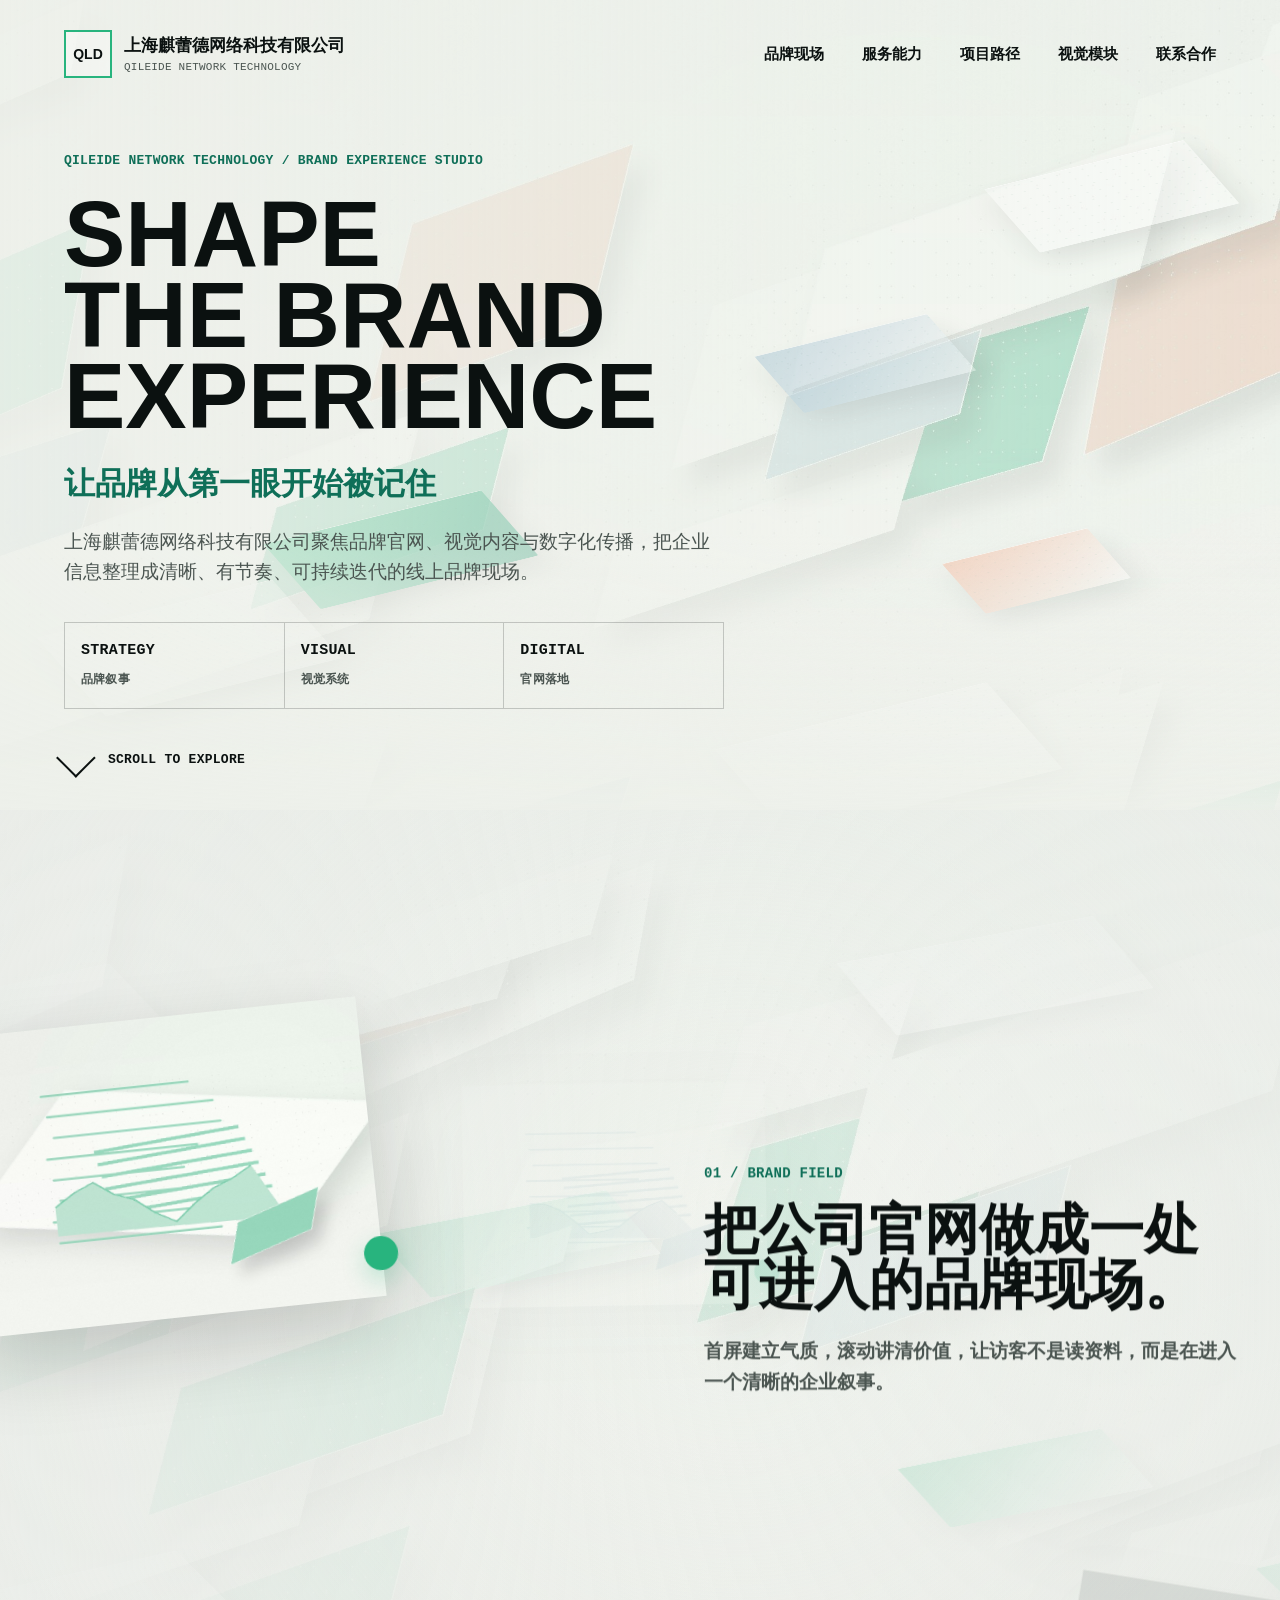
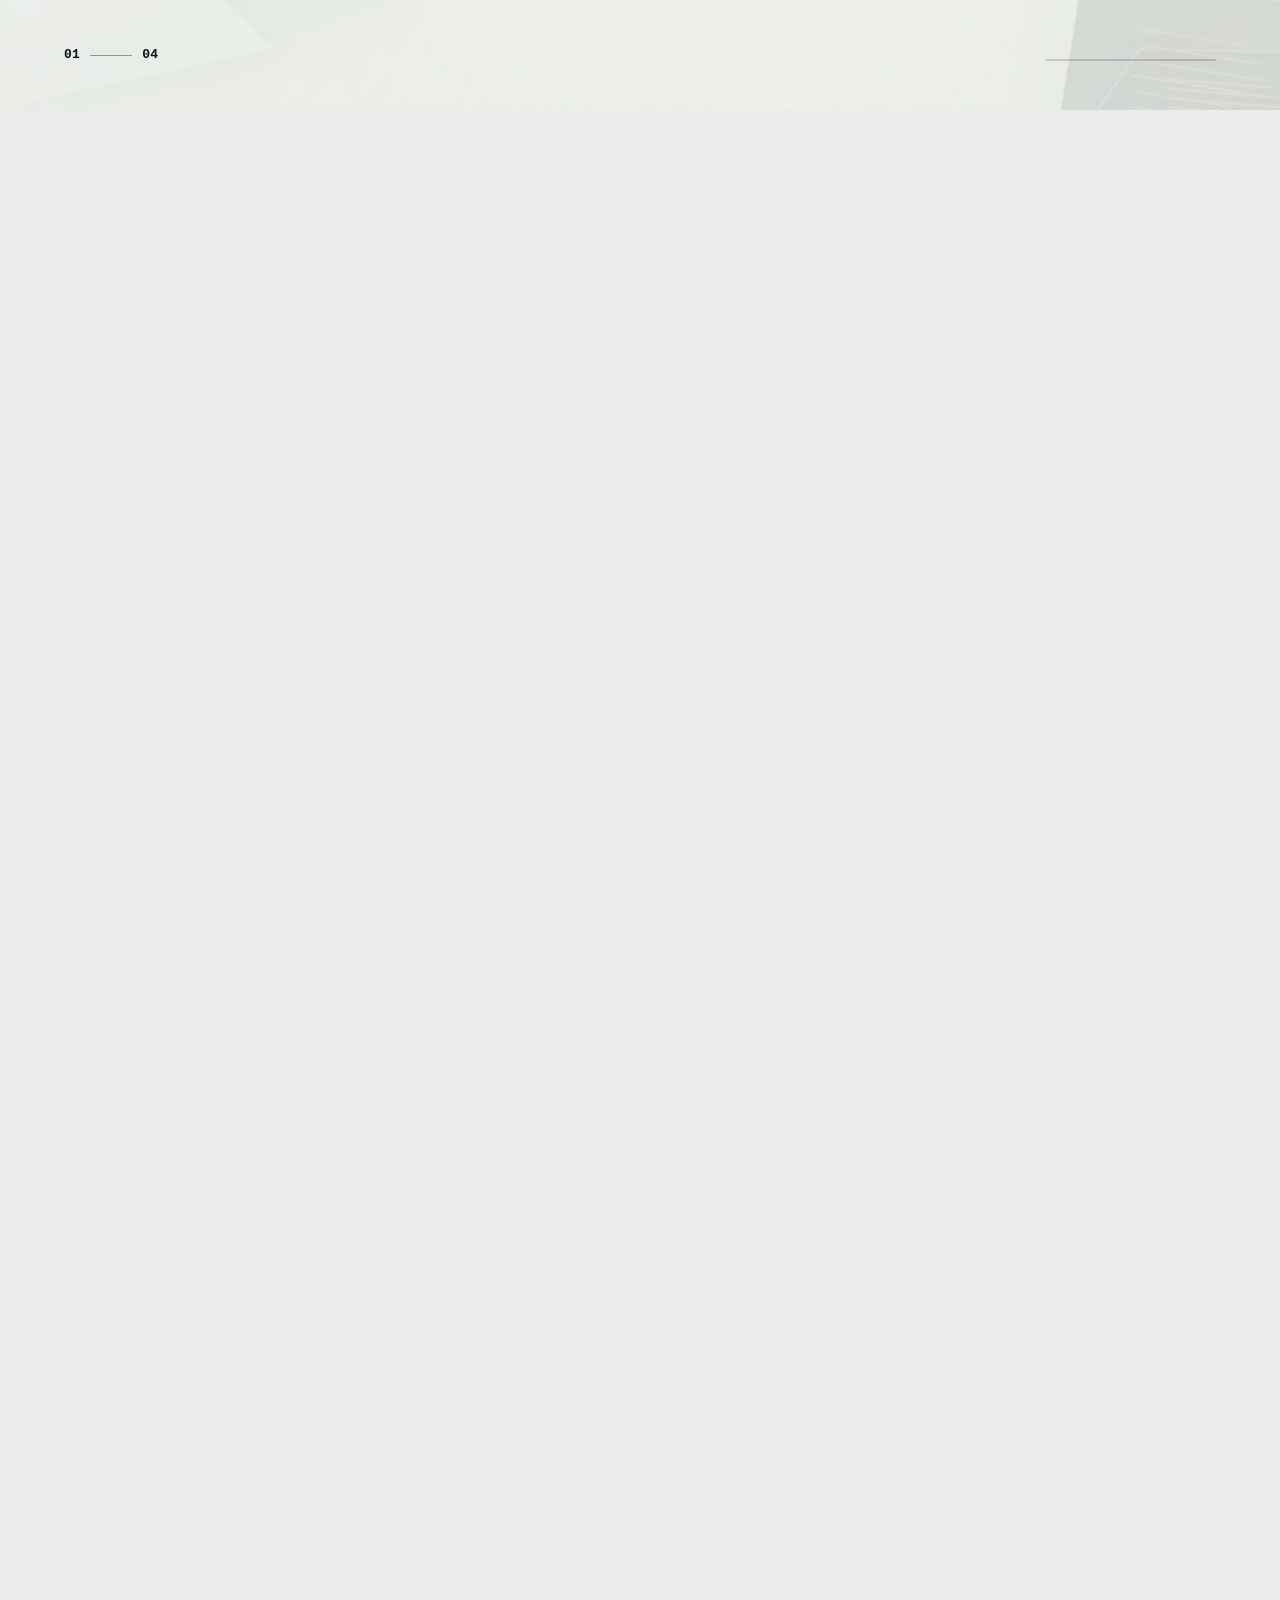
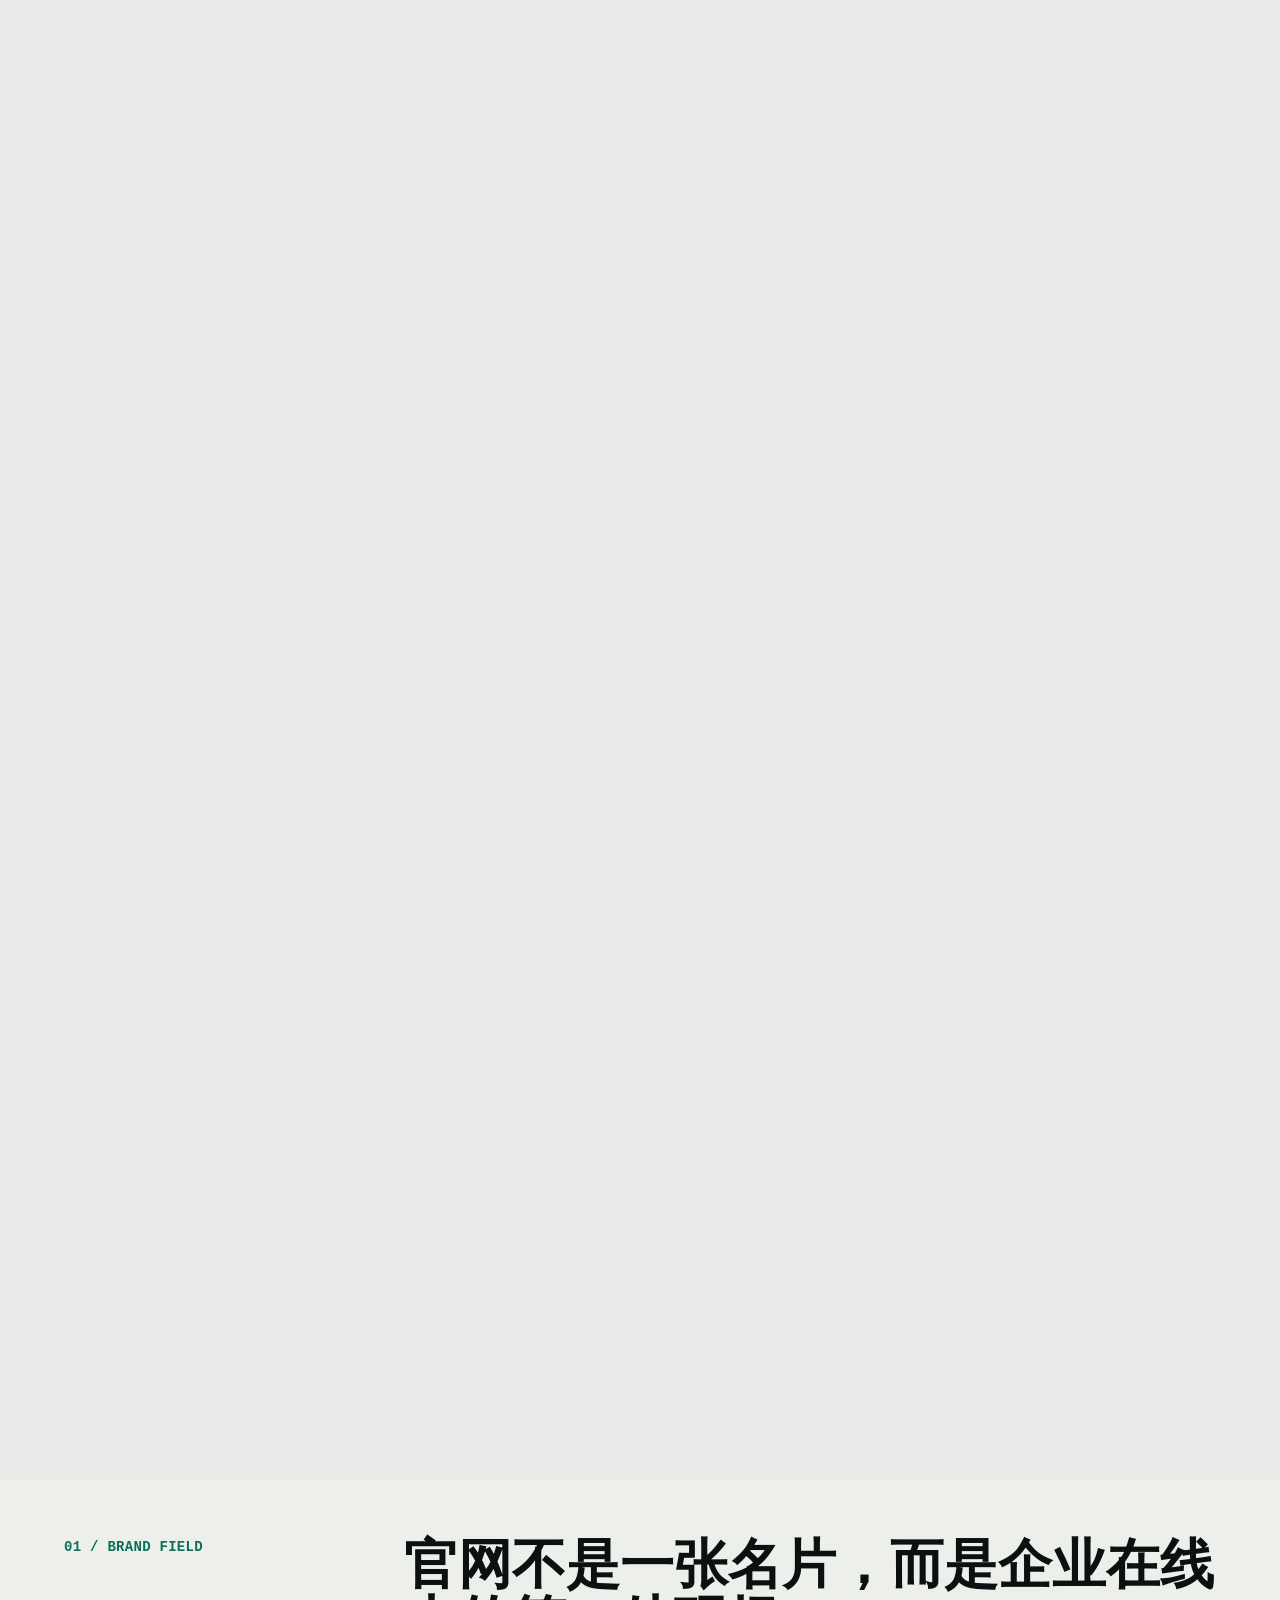
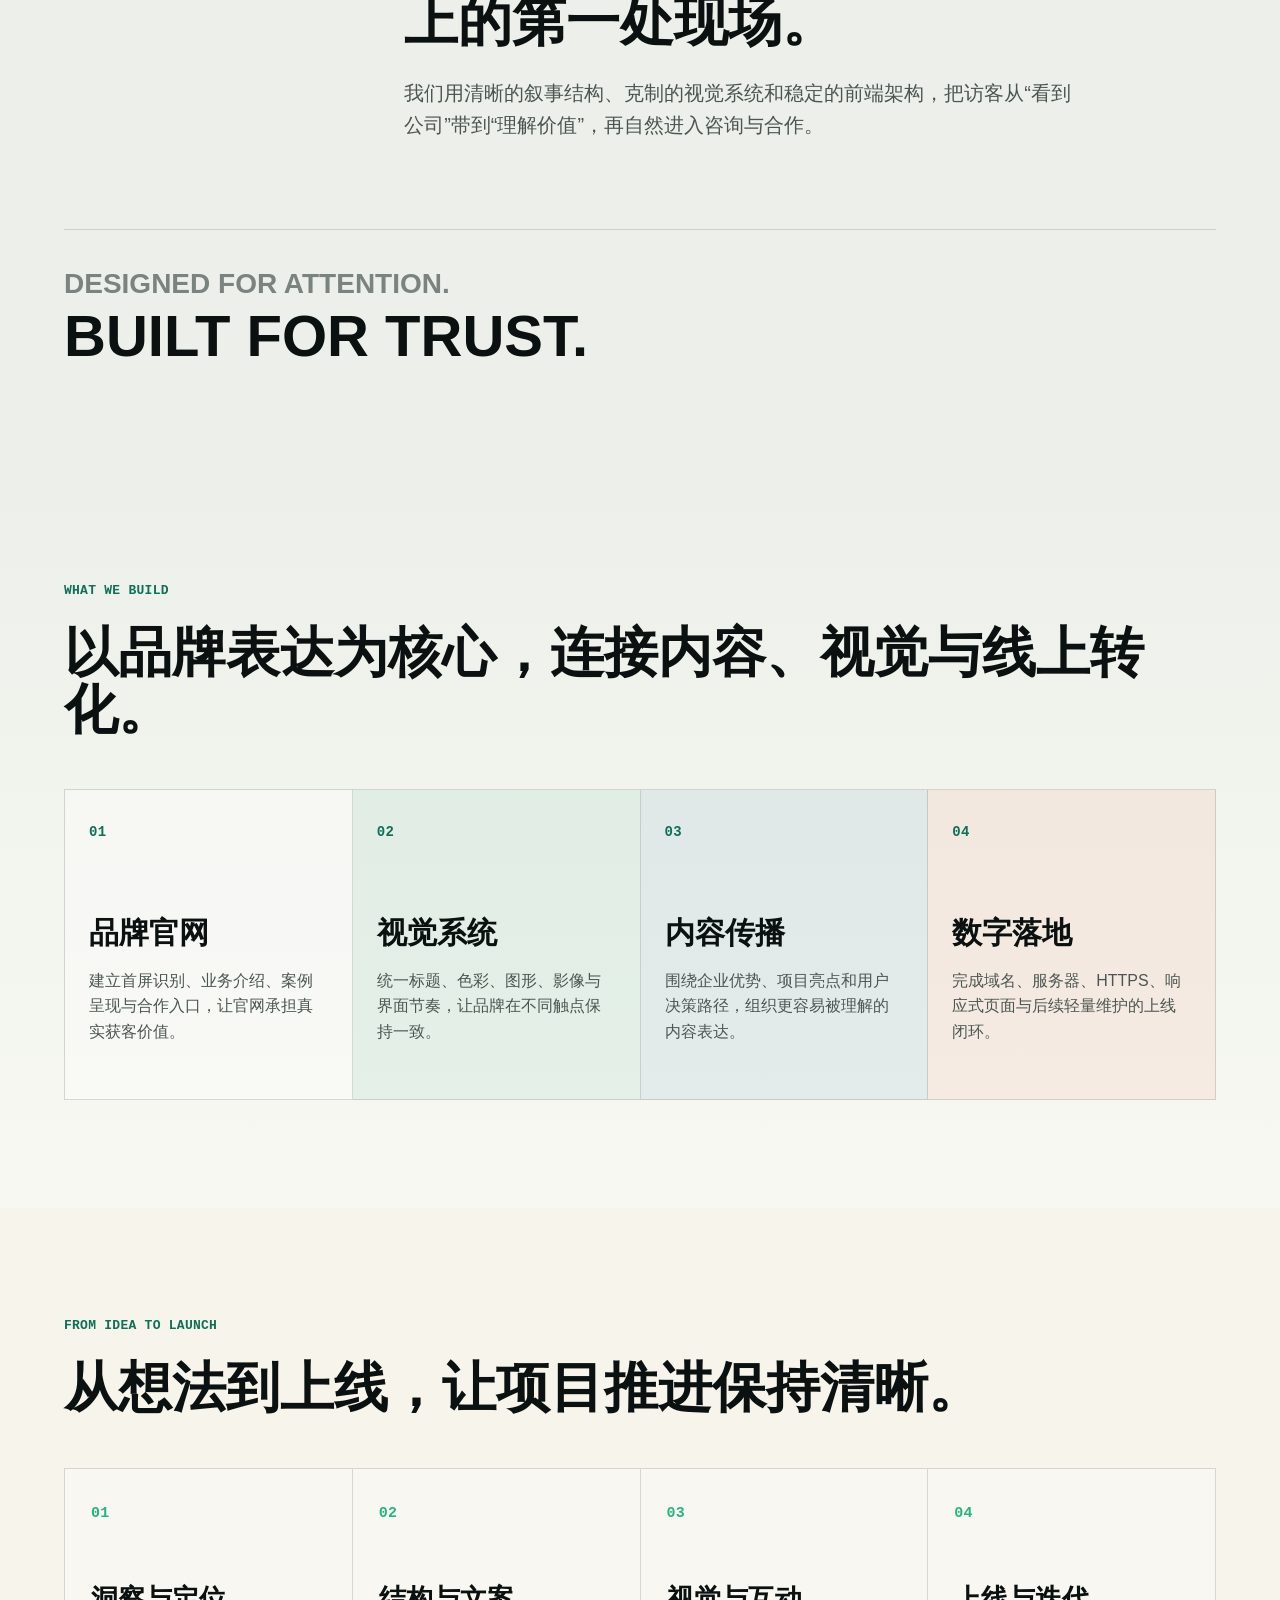
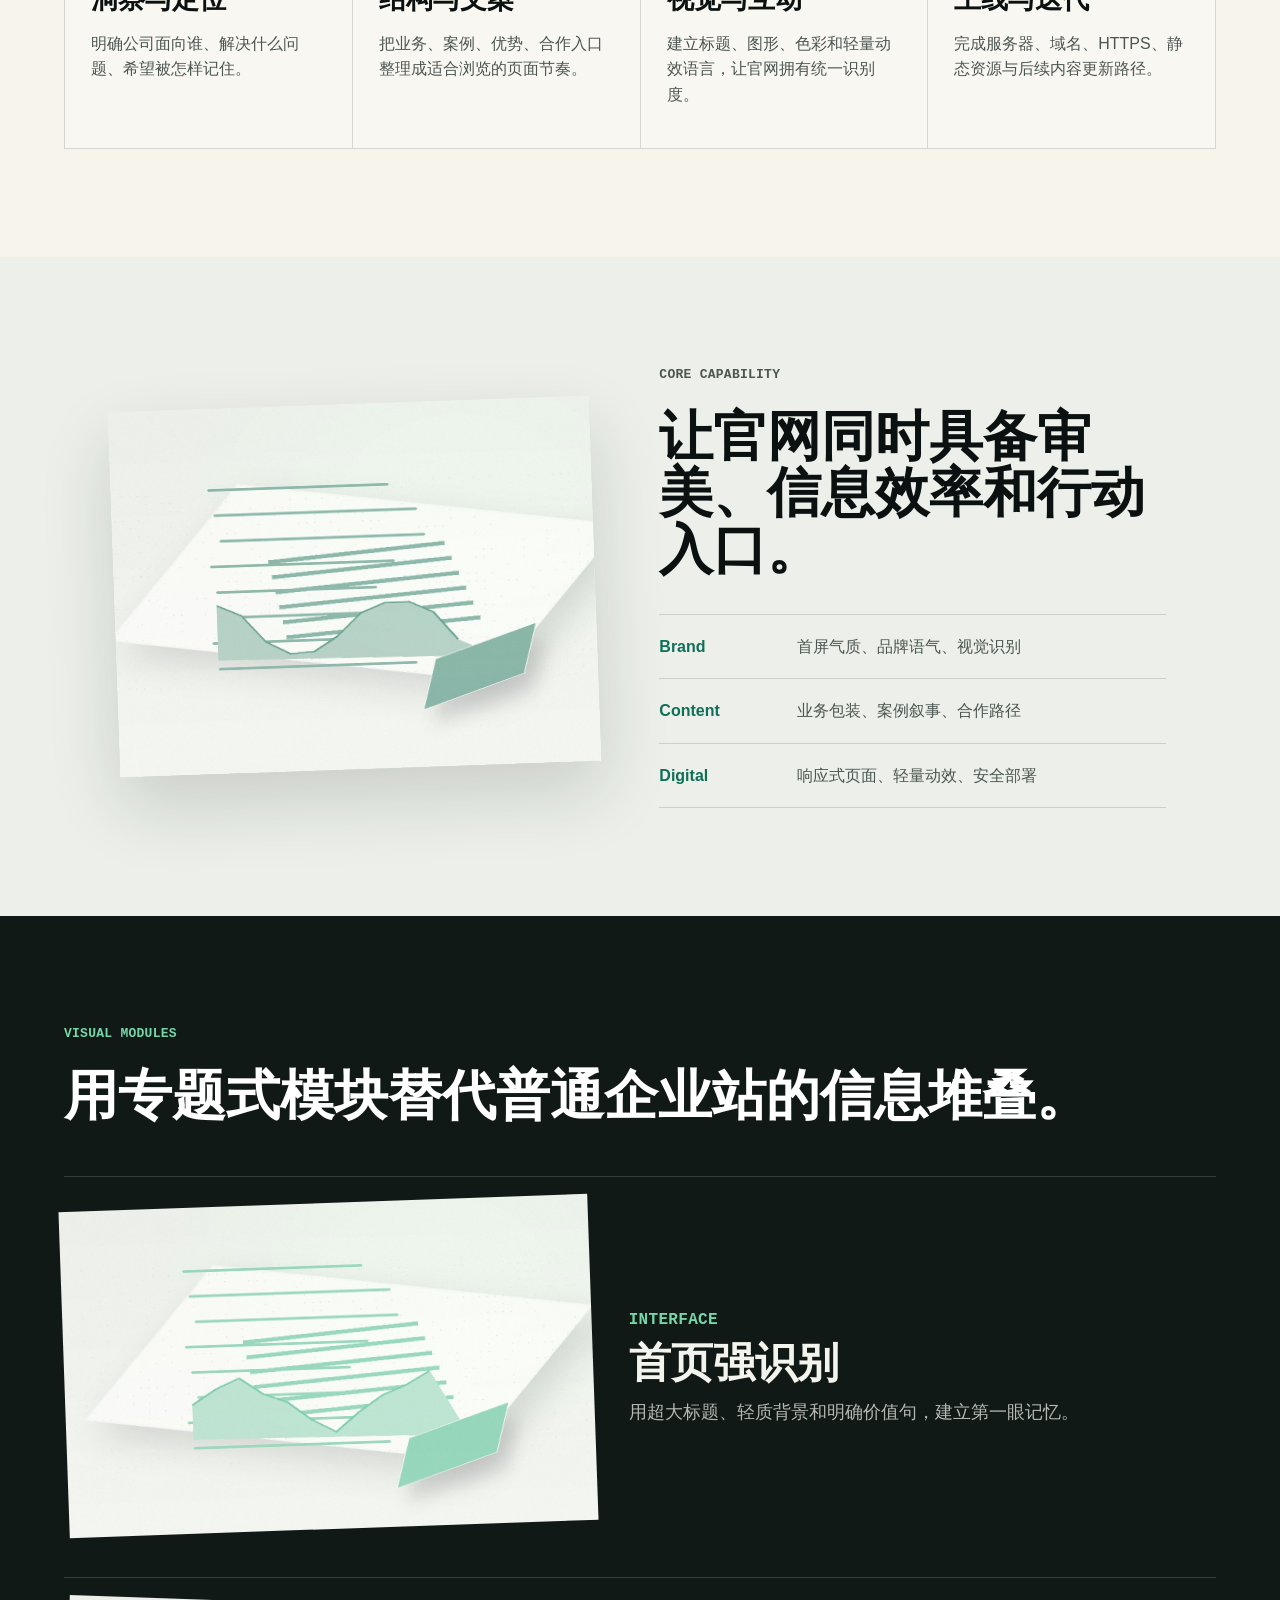
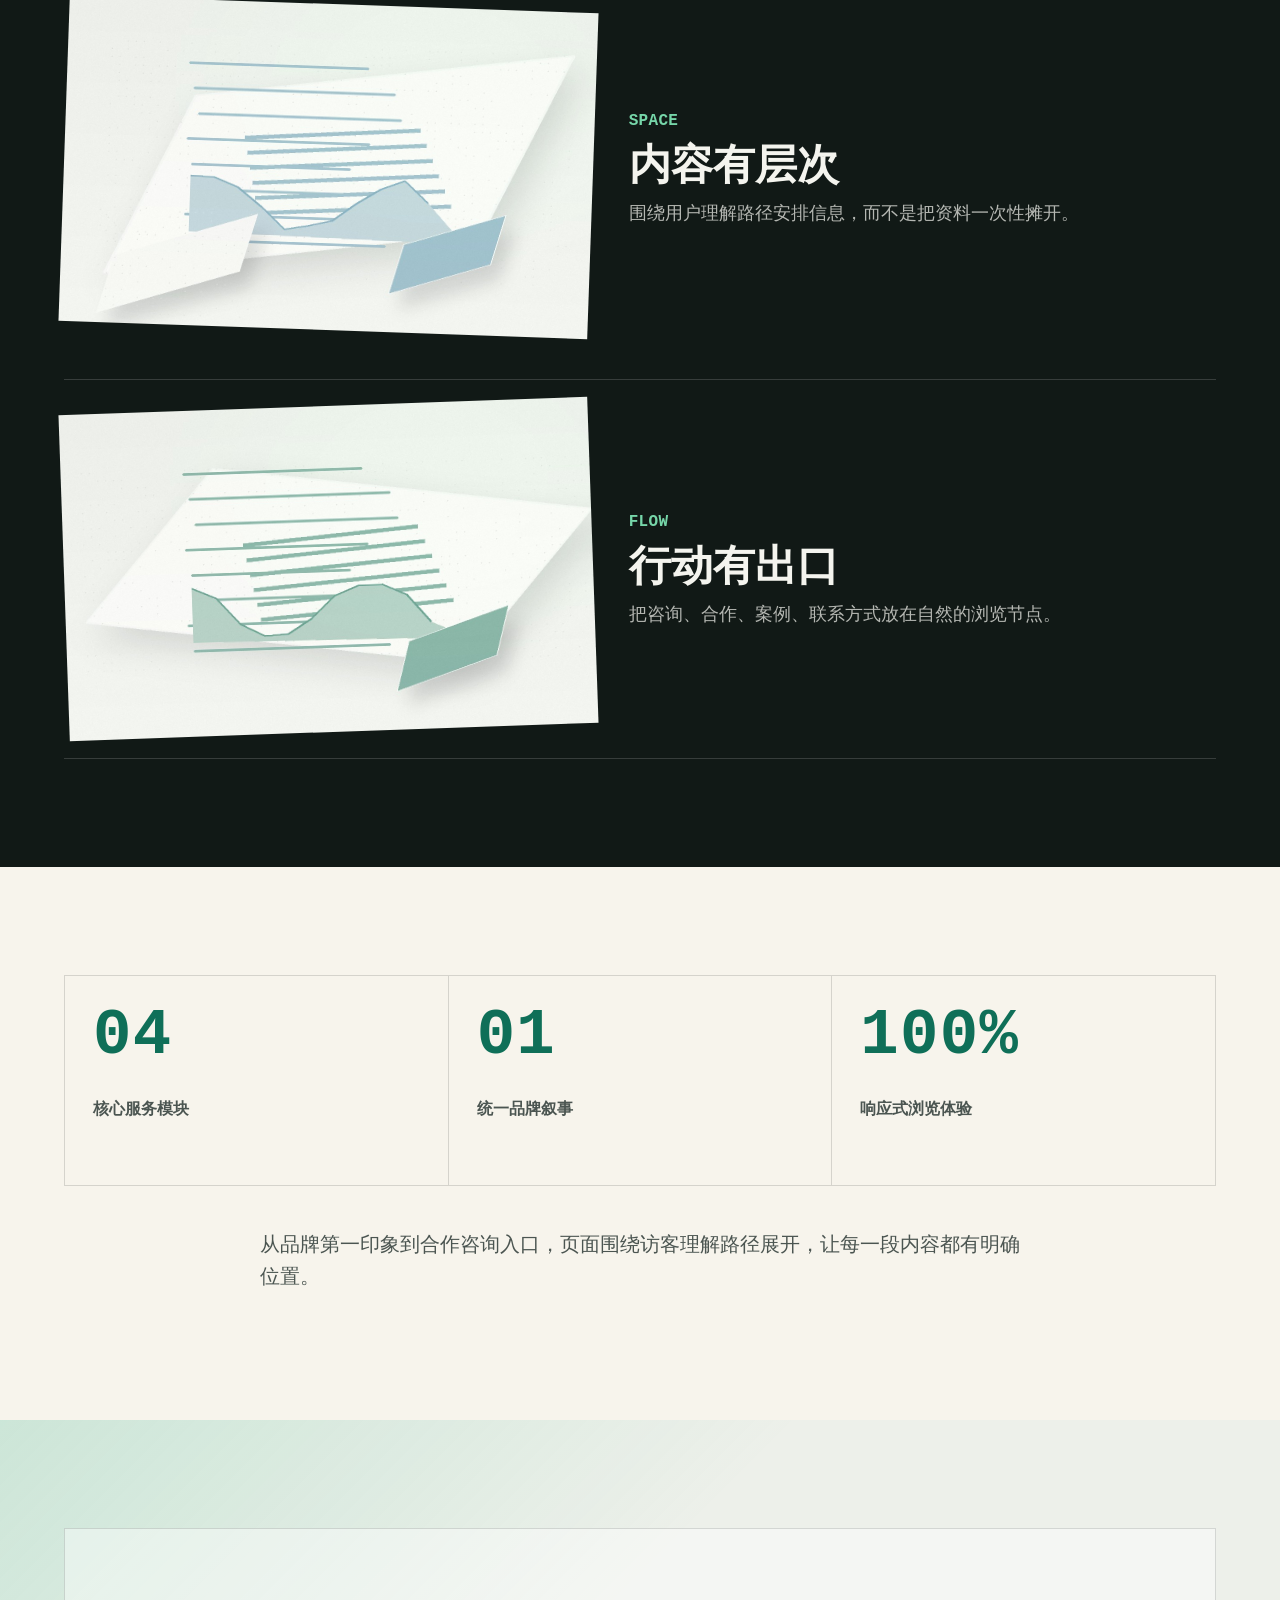
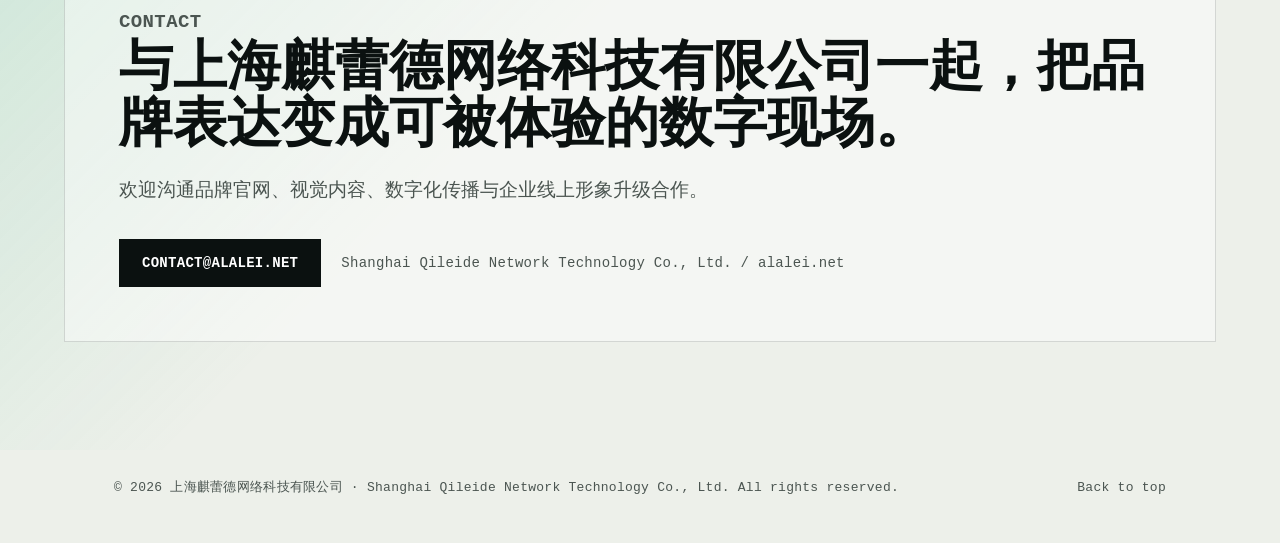
<file: index.html>
<!doctype html>
<html lang="zh-CN">
<head>
  <meta charset="utf-8">
  <meta name="viewport" content="width=device-width, initial-scale=1">
  <title>上海麒蕾德网络科技有限公司 | 品牌体验与数字化内容</title>
  <meta name="description" content="上海麒蕾德网络科技有限公司官方网站，聚焦品牌官网、视觉系统、内容传播与数字化落地，为企业搭建更有进入感的线上品牌现场。">
  <link rel="icon" href="assets/favicon.png?v=20260613f">
  <link rel="preload" as="image" href="assets/material-field-hero.jpg?v=20260613f">
  <link rel="stylesheet" href="styles.css?v=20260613f">
</head>
<body>
  <div class="progress" data-progress aria-hidden="true"></div>

  <header class="site-header" data-header>
    <a class="brand" href="#home" aria-label="上海麒蕾德网络科技有限公司首页">
      <span class="brand-mark">QLD</span>
      <span class="brand-copy">
        <strong>上海麒蕾德网络科技有限公司</strong>
        <small>QILEIDE NETWORK TECHNOLOGY</small>
      </span>
    </a>

    <button class="menu-toggle" type="button" aria-label="打开导航" aria-expanded="false" data-menu-toggle>
      <span></span>
      <span></span>
    </button>

    <nav class="site-nav" data-nav>
      <a href="#cinema">品牌现场</a>
      <a href="#services">服务能力</a>
      <a href="#method">项目路径</a>
      <a href="#showcase">视觉模块</a>
      <a href="#contact">联系合作</a>
    </nav>
  </header>

  <main>
    <section class="hero" id="home">
      <img class="hero-bg" src="assets/material-field-hero.jpg?v=20260613f" alt="浅色几何材料感品牌视觉背景">
      <div class="kinetic-field hero-field" aria-hidden="true" data-kinetic-field>
        <span class="slab slab-soft slab-a"></span>
        <span class="slab slab-green slab-b"></span>
        <span class="slab slab-soft slab-c"></span>
        <span class="slab slab-blue slab-d"></span>
        <span class="slab slab-soft slab-e"></span>
        <span class="slab slab-orange slab-f"></span>
      </div>
      <div class="hero-content reveal">
        <p class="eyebrow">Qileide Network Technology / Brand Experience Studio</p>
        <h1 class="hero-title">
          <span>Shape</span>
          <span>The Brand</span>
          <span>Experience</span>
        </h1>
        <p class="hero-cn">让品牌从第一眼开始被记住</p>
        <p class="hero-lead">上海麒蕾德网络科技有限公司聚焦品牌官网、视觉内容与数字化传播，把企业信息整理成清晰、有节奏、可持续迭代的线上品牌现场。</p>
        <div class="hero-meta" aria-label="核心服务">
          <span><strong>Strategy</strong>品牌叙事</span>
          <span><strong>Visual</strong>视觉系统</span>
          <span><strong>Digital</strong>官网落地</span>
        </div>
      </div>
      <a class="scroll-cue" href="#cinema" aria-label="继续浏览">
        <span></span>
        Scroll to explore
      </a>
    </section>

    <section class="cinema" id="cinema" data-cinema>
      <div class="cinema-sticky">
        <div class="cinema-field" aria-hidden="true">
          <span class="floor-card floor-1"></span>
          <span class="floor-card floor-2"></span>
          <span class="floor-card floor-3"></span>
          <span class="floor-card floor-4"></span>
          <span class="floor-card floor-5"></span>
          <span class="floor-card floor-6"></span>
        </div>
        <div class="cinema-counter" aria-hidden="true">
          <span data-cinema-current>01</span>
          <i></i>
          <span>04</span>
        </div>
        <div class="cinema-progress" aria-hidden="true">
          <span data-cinema-bar></span>
        </div>
        <div class="cinema-media" aria-hidden="true">
          <figure class="cinema-card cinema-card-a" data-cinema-card data-step="0">
            <img src="assets/material-card-brand.jpg?v=20260613f" alt="">
          </figure>
          <figure class="cinema-card cinema-card-b" data-cinema-card data-step="1">
            <img src="assets/material-card-space.jpg?v=20260613f" alt="">
          </figure>
          <figure class="cinema-card cinema-card-c" data-cinema-card data-step="2">
            <img src="assets/material-card-flow.jpg?v=20260613f" alt="">
          </figure>
          <figure class="cinema-card cinema-card-d" data-cinema-card data-step="3">
            <img src="assets/material-card-launch.jpg?v=20260613f" alt="">
          </figure>
        </div>
        <div class="cinema-copy-wrap">
          <article class="cinema-copy is-active" data-cinema-panel data-step="0">
            <p>01 / Brand Field</p>
            <h2>把公司官网做成一处可进入的品牌现场。</h2>
            <span>首屏建立气质，滚动讲清价值，让访客不是读资料，而是在进入一个清晰的企业叙事。</span>
          </article>
          <article class="cinema-copy" data-cinema-panel data-step="1">
            <p>02 / Visual Momentum</p>
            <h2>用材料感、空间感和节奏感拉开普通企业站距离。</h2>
            <span>画面不堆满，而是让图形、图片和文字在留白里移动，形成更像品牌短片的浏览体验。</span>
          </article>
          <article class="cinema-copy" data-cinema-panel data-step="2">
            <p>03 / Service Path</p>
            <h2>把业务能力拆成访客愿意继续看的路径。</h2>
            <span>从品牌定位、内容结构到数字落地，每一段都对应一个明确的理解节点和合作入口。</span>
          </article>
          <article class="cinema-copy" data-cinema-panel data-step="3">
            <p>04 / Launch System</p>
            <h2>让网站上线后还能继续更新、扩展和沉淀案例。</h2>
            <span>静态架构轻、速度快、维护成本低，后续可以持续补充真实项目、视频和联系线索。</span>
          </article>
        </div>
      </div>
    </section>

    <section class="story section" id="story">
      <div class="story-grid">
        <div class="section-kicker reveal">01 / Brand Field</div>
        <div class="story-copy reveal">
          <h2>官网不是一张名片，而是企业在线上的第一处现场。</h2>
          <p>我们用清晰的叙事结构、克制的视觉系统和稳定的前端架构，把访客从“看到公司”带到“理解价值”，再自然进入咨询与合作。</p>
        </div>
      </div>
      <div class="statement reveal">
        <span>Designed for attention.</span>
        <strong>Built for trust.</strong>
      </div>
    </section>

    <section class="business section" id="services">
      <div class="section-head reveal">
        <p class="eyebrow">What We Build</p>
        <h2>以品牌表达为核心，连接内容、视觉与线上转化。</h2>
      </div>
      <div class="business-grid">
        <article class="business-card reveal">
          <span>01</span>
          <h3>品牌官网</h3>
          <p>建立首屏识别、业务介绍、案例呈现与合作入口，让官网承担真实获客价值。</p>
        </article>
        <article class="business-card reveal">
          <span>02</span>
          <h3>视觉系统</h3>
          <p>统一标题、色彩、图形、影像与界面节奏，让品牌在不同触点保持一致。</p>
        </article>
        <article class="business-card reveal">
          <span>03</span>
          <h3>内容传播</h3>
          <p>围绕企业优势、项目亮点和用户决策路径，组织更容易被理解的内容表达。</p>
        </article>
        <article class="business-card reveal">
          <span>04</span>
          <h3>数字落地</h3>
          <p>完成域名、服务器、HTTPS、响应式页面与后续轻量维护的上线闭环。</p>
        </article>
      </div>
    </section>

    <section class="method section" id="method">
      <div class="section-head reveal">
        <p class="eyebrow">From Idea To Launch</p>
        <h2>从想法到上线，让项目推进保持清晰。</h2>
      </div>
      <div class="method-rail">
        <article class="method-step reveal">
          <span>01</span>
          <h3>洞察与定位</h3>
          <p>明确公司面向谁、解决什么问题、希望被怎样记住。</p>
        </article>
        <article class="method-step reveal">
          <span>02</span>
          <h3>结构与文案</h3>
          <p>把业务、案例、优势、合作入口整理成适合浏览的页面节奏。</p>
        </article>
        <article class="method-step reveal">
          <span>03</span>
          <h3>视觉与互动</h3>
          <p>建立标题、图形、色彩和轻量动效语言，让官网拥有统一识别度。</p>
        </article>
        <article class="method-step reveal">
          <span>04</span>
          <h3>上线与迭代</h3>
          <p>完成服务器、域名、HTTPS、静态资源与后续内容更新路径。</p>
        </article>
      </div>
    </section>

    <section class="capability section" id="capability">
      <div class="capability-media reveal">
        <img src="assets/material-card-flow.jpg?v=20260613f" alt="内容策划与页面流程抽象视觉">
      </div>
      <div class="capability-copy reveal">
        <p class="eyebrow">Core Capability</p>
        <h2>让官网同时具备审美、信息效率和行动入口。</h2>
        <div class="capability-list">
          <p><strong>Brand</strong><span>首屏气质、品牌语气、视觉识别</span></p>
          <p><strong>Content</strong><span>业务包装、案例叙事、合作路径</span></p>
          <p><strong>Digital</strong><span>响应式页面、轻量动效、安全部署</span></p>
        </div>
      </div>
    </section>

    <section class="showcase section" id="showcase">
      <div class="section-head reveal">
        <p class="eyebrow">Visual Modules</p>
        <h2>用专题式模块替代普通企业站的信息堆叠。</h2>
      </div>
      <div class="showcase-strip">
        <article class="showcase-item reveal">
          <img src="assets/material-card-brand.jpg?v=20260613f" alt="品牌界面模块抽象视觉">
          <div>
            <span>Interface</span>
            <h3>首页强识别</h3>
            <p>用超大标题、轻质背景和明确价值句，建立第一眼记忆。</p>
          </div>
        </article>
        <article class="showcase-item reveal">
          <img src="assets/material-card-space.jpg?v=20260613f" alt="线上品牌空间抽象视觉">
          <div>
            <span>Space</span>
            <h3>内容有层次</h3>
            <p>围绕用户理解路径安排信息，而不是把资料一次性摊开。</p>
          </div>
        </article>
        <article class="showcase-item reveal">
          <img src="assets/material-card-flow.jpg?v=20260613f" alt="项目流程模块抽象视觉">
          <div>
            <span>Flow</span>
            <h3>行动有出口</h3>
            <p>把咨询、合作、案例、联系方式放在自然的浏览节点。</p>
          </div>
        </article>
      </div>
    </section>

    <section class="impact section">
      <div class="impact-grid reveal">
        <div>
          <span>04</span>
          <p>核心服务模块</p>
        </div>
        <div>
          <span>01</span>
          <p>统一品牌叙事</p>
        </div>
        <div>
          <span>100%</span>
          <p>响应式浏览体验</p>
        </div>
      </div>
      <p class="impact-note reveal">从品牌第一印象到合作咨询入口，页面围绕访客理解路径展开，让每一段内容都有明确位置。</p>
    </section>

    <section class="contact section" id="contact">
      <div class="contact-panel reveal">
        <p class="eyebrow">Contact</p>
        <h2>与上海麒蕾德网络科技有限公司一起，把品牌表达变成可被体验的数字现场。</h2>
        <p>欢迎沟通品牌官网、视觉内容、数字化传播与企业线上形象升级合作。</p>
        <div class="contact-actions">
          <a class="button primary" href="mailto:contact@alalei.net">contact@alalei.net</a>
          <span>Shanghai Qileide Network Technology Co., Ltd. / alalei.net</span>
        </div>
      </div>
    </section>
  </main>

  <footer class="site-footer">
    <span>© 2026 上海麒蕾德网络科技有限公司 · Shanghai Qileide Network Technology Co., Ltd. All rights reserved.</span>
    <a href="#home">Back to top</a>
  </footer>

  <script src="script.js?v=20260613f"></script>
</body>
</html>
</file>
<file: styles.css>
:root {
  --paper: #edf0ea;
  --paper-warm: #f7f4ec;
  --ink: #0b1110;
  --ink-soft: #4b5551;
  --muted: #7a837f;
  --green: #28b47e;
  --green-deep: #0f6f58;
  --orange: #ff6b32;
  --blue: #236ea6;
  --line: rgba(11, 17, 16, 0.14);
  --max: 1180px;
}

* {
  box-sizing: border-box;
}

html {
  scroll-behavior: smooth;
}

body {
  margin: 0;
  background: var(--paper);
  color: var(--ink);
  font-family: Inter, "Source Han Sans SC", "PingFang SC", "Microsoft YaHei", Arial, sans-serif;
  line-height: 1.6;
  overflow-x: hidden;
}

body.menu-open {
  overflow: hidden;
}

a {
  color: inherit;
  text-decoration: none;
}

img {
  display: block;
  max-width: 100%;
}

.progress {
  position: fixed;
  left: 0;
  top: 0;
  z-index: 50;
  width: 0;
  height: 3px;
  background: var(--green);
}

.site-header {
  position: fixed;
  left: 0;
  right: 0;
  top: 0;
  z-index: 40;
  display: flex;
  align-items: center;
  justify-content: space-between;
  gap: 24px;
  padding: 30px 64px;
  color: var(--ink);
  transition: padding 0.24s ease, background 0.24s ease, border-color 0.24s ease;
}

.site-header.scrolled {
  padding-block: 16px;
  background: rgba(237, 240, 234, 0.82);
  border-bottom: 1px solid var(--line);
  backdrop-filter: blur(16px);
}

.brand {
  display: inline-flex;
  align-items: center;
  gap: 12px;
  min-width: 0;
}

.brand-mark {
  display: grid;
  place-items: center;
  width: 48px;
  height: 48px;
  border: 2px solid var(--green);
  color: var(--ink);
  font-weight: 800;
  font-size: 14px;
  letter-spacing: 0;
  background: rgba(255, 255, 255, 0.34);
}

.brand-copy strong,
.brand-copy small {
  display: block;
  white-space: nowrap;
}

.brand-copy strong {
  font-size: 17px;
  font-weight: 800;
}

.brand-copy small,
.eyebrow,
.section-kicker,
.scroll-cue,
.hero-meta,
.cinema-copy p,
.cinema-counter,
.business-card span,
.method-step span,
.showcase-item span,
.impact-grid span,
.contact-actions,
.site-footer {
  font-family: "Roboto Mono", "SFMono-Regular", Consolas, monospace;
  letter-spacing: 0.02em;
}

.brand-copy small {
  color: var(--ink-soft);
  font-size: 11px;
}

.site-nav {
  display: flex;
  align-items: center;
  gap: 38px;
  font-size: 15px;
  font-weight: 700;
}

.site-nav a {
  position: relative;
  padding-block: 8px;
}

.site-nav a::after {
  content: "";
  position: absolute;
  left: 0;
  bottom: 0;
  width: 0;
  height: 2px;
  background: var(--green);
  transition: width 0.24s ease;
}

.site-nav a:hover::after {
  width: 100%;
}

.menu-toggle {
  display: none;
  width: 46px;
  height: 46px;
  border: 0;
  border-radius: 50%;
  background: var(--green);
  padding: 0;
}

.menu-toggle span {
  display: block;
  width: 18px;
  height: 2px;
  margin: 5px auto;
  background: #fff;
}

.hero {
  position: relative;
  min-height: 90svh;
  display: grid;
  align-items: center;
  overflow: hidden;
  padding: 136px 64px 86px;
  perspective: 1200px;
}

.hero-bg {
  position: absolute;
  inset: 0;
  z-index: 0;
  width: 100%;
  height: 100%;
  object-fit: cover;
}

.hero::after {
  content: "";
  position: absolute;
  inset: 0;
  z-index: 1;
  pointer-events: none;
  background:
    linear-gradient(90deg, rgba(237, 240, 234, 0.86), rgba(237, 240, 234, 0.5) 52%, rgba(237, 240, 234, 0.16)),
    linear-gradient(0deg, rgba(237, 240, 234, 0.94), rgba(237, 240, 234, 0) 34%);
}

.kinetic-field {
  position: absolute;
  inset: -12% -4%;
  z-index: 1;
  pointer-events: none;
  transform: translate3d(0, var(--kinetic-y, 0), 0);
}

.slab {
  position: absolute;
  width: 260px;
  height: 164px;
  border-radius: 2px;
  background: rgba(255, 255, 255, 0.45);
  box-shadow:
    0 22px 36px rgba(23, 32, 30, 0.12),
    inset 0 1px 0 rgba(255, 255, 255, 0.78);
  transform: rotateX(58deg) rotateZ(-25deg) translate3d(var(--slab-x, 0), var(--slab-y, 0), 0);
  transition: transform 0.2s linear;
}

.slab::after {
  content: "";
  position: absolute;
  inset: 0;
  background-image: radial-gradient(rgba(15, 111, 88, 0.15) 1px, transparent 1px);
  background-size: 14px 14px;
  opacity: 0.42;
}

.slab-green {
  background: linear-gradient(135deg, rgba(72, 201, 142, 0.92), rgba(30, 151, 113, 0.68));
}

.slab-blue {
  background: linear-gradient(135deg, rgba(35, 110, 166, 0.32), rgba(255, 255, 255, 0.38));
}

.slab-orange {
  background: linear-gradient(135deg, rgba(255, 107, 50, 0.34), rgba(255, 255, 255, 0.46));
}

.slab-a {
  left: 8%;
  top: 66%;
}

.slab-b {
  left: 23%;
  top: 58%;
  width: 240px;
  height: 136px;
}

.slab-c {
  right: 9%;
  top: 23%;
  width: 220px;
  height: 132px;
}

.slab-d {
  right: 27%;
  top: 40%;
  width: 190px;
  height: 118px;
}

.slab-e {
  left: 58%;
  top: 76%;
  width: 300px;
  height: 180px;
}

.slab-f {
  left: 74%;
  top: 61%;
  width: 160px;
  height: 104px;
}

.hero-content {
  position: relative;
  z-index: 2;
  max-width: 1020px;
}

.eyebrow {
  margin: 0 0 22px;
  color: var(--green-deep);
  font-size: 13px;
  font-weight: 800;
  text-transform: uppercase;
}

h1,
h2,
h3,
p {
  margin-top: 0;
}

h1 {
  display: grid;
  margin: 0 0 22px;
  font-size: 92px;
  line-height: 0.88;
  letter-spacing: 0;
  text-transform: uppercase;
  font-weight: 900;
}

.hero-cn {
  margin-bottom: 18px;
  color: var(--green-deep);
  font-size: 31px;
  font-weight: 800;
}

.hero-lead {
  max-width: 660px;
  margin-bottom: 0;
  color: var(--ink-soft);
  font-size: 19px;
}

.hero-meta {
  display: grid;
  grid-template-columns: repeat(3, minmax(0, 1fr));
  width: min(100%, 660px);
  margin-top: 34px;
  border-top: 1px solid rgba(11, 17, 16, 0.2);
  border-left: 1px solid rgba(11, 17, 16, 0.2);
  font-size: 12px;
  font-weight: 800;
  color: var(--ink-soft);
  text-transform: uppercase;
}

.hero-meta span {
  min-height: 86px;
  padding: 16px;
  border-right: 1px solid rgba(11, 17, 16, 0.2);
  border-bottom: 1px solid rgba(11, 17, 16, 0.2);
}

.hero-meta strong {
  display: block;
  margin-bottom: 8px;
  color: var(--ink);
  font-size: 15px;
}

.scroll-cue {
  position: absolute;
  left: 64px;
  bottom: 36px;
  z-index: 2;
  display: inline-flex;
  align-items: center;
  gap: 16px;
  color: var(--ink);
  font-size: 13px;
  font-weight: 800;
  text-transform: uppercase;
}

.scroll-cue span {
  width: 28px;
  height: 28px;
  border-left: 2px solid var(--ink);
  border-bottom: 2px solid var(--ink);
  transform: rotate(-45deg) translateY(-3px);
}

.cinema {
  position: relative;
  height: 430svh;
  background: #e9ece8;
}

.cinema-sticky {
  position: sticky;
  top: 0;
  min-height: 100svh;
  overflow: hidden;
  isolation: isolate;
  display: grid;
  align-items: center;
  padding: 112px 64px 72px;
}

.cinema-sticky::before {
  content: "";
  position: absolute;
  inset: -8%;
  z-index: -3;
  background:
    linear-gradient(180deg, rgba(237, 240, 234, 0.34), rgba(237, 240, 234, 0.78)),
    url("assets/material-field-cinema.jpg?v=20260613f"),
    radial-gradient(circle at 78% 22%, rgba(35, 110, 166, 0.12), transparent 26%),
    radial-gradient(circle at 18% 76%, rgba(255, 107, 50, 0.09), transparent 28%);
  background-position:
    center,
    var(--cinema-bg-x, 50%) var(--cinema-bg-y, 50%),
    center,
    center;
  background-size:
    cover,
    112% auto,
    cover,
    cover;
  transform: scale(var(--cinema-bg-scale, 1.04));
  transition: background-position 0.08s linear, transform 0.08s linear;
}

.cinema-sticky::after {
  content: "";
  position: absolute;
  inset: 0;
  z-index: -1;
  pointer-events: none;
  background:
    linear-gradient(90deg, rgba(233, 236, 232, 0.28), rgba(233, 236, 232, 0.02) 45%, rgba(233, 236, 232, 0.2)),
    radial-gradient(circle at 58% 52%, rgba(255, 255, 255, 0.1), rgba(233, 236, 232, 0.58) 58%, rgba(233, 236, 232, 0.82));
}

.cinema-field {
  position: absolute;
  inset: -18% -10% -12%;
  z-index: -2;
  transform:
    translate3d(var(--cinema-shift-x, 0), var(--cinema-shift-y, 0), 0)
    scale(var(--cinema-scale, 1));
  transition: transform 0.08s linear;
}

.floor-card {
  position: absolute;
  width: 360px;
  height: 218px;
  border-radius: 3px;
  opacity: var(--floor-opacity, 1);
  background: rgba(255, 255, 255, 0.48);
  box-shadow:
    0 28px 46px rgba(12, 18, 16, 0.1),
    inset 0 1px 0 rgba(255, 255, 255, 0.86);
  transform:
    translate3d(var(--floor-x, 0), var(--floor-y, 0), 0)
    rotateX(62deg)
    rotateZ(var(--floor-r, -24deg))
    scale(var(--floor-scale, 1));
  transition: transform 0.08s linear, opacity 0.08s linear;
}

.floor-card::after {
  content: "";
  position: absolute;
  inset: 0;
  background-image: radial-gradient(rgba(15, 111, 88, 0.16) 1px, transparent 1px);
  background-size: 15px 15px;
  opacity: 0.34;
}

.floor-card:nth-child(2n) {
  background: linear-gradient(135deg, rgba(58, 190, 132, 0.52), rgba(255, 255, 255, 0.36));
}

.floor-1 {
  left: 2%;
  top: 24%;
}

.floor-2 {
  left: 26%;
  top: 43%;
  width: 270px;
  height: 160px;
}

.floor-3 {
  right: 8%;
  top: 19%;
  width: 300px;
  height: 180px;
}

.floor-4 {
  right: 28%;
  top: 64%;
  width: 240px;
  height: 148px;
}

.floor-5 {
  left: 10%;
  bottom: 4%;
  width: 430px;
  height: 250px;
}

.floor-6 {
  right: -4%;
  bottom: 8%;
  width: 420px;
  height: 260px;
}

.cinema-counter {
  position: absolute;
  left: 64px;
  bottom: 44px;
  z-index: 4;
  display: flex;
  align-items: center;
  gap: 10px;
  color: var(--ink);
  font-size: 13px;
  font-weight: 900;
}

.cinema-counter i {
  width: 42px;
  height: 1px;
  background: currentColor;
  opacity: 0.4;
}

.cinema-progress {
  position: absolute;
  right: 64px;
  bottom: 49px;
  z-index: 4;
  width: 170px;
  height: 2px;
  background: rgba(11, 17, 16, 0.16);
}

.cinema-progress span {
  display: block;
  width: var(--cinema-bar, 0%);
  height: 100%;
  background: var(--green);
}

.cinema-copy-wrap {
  position: relative;
  z-index: 3;
  width: min(100%, var(--max));
  min-height: 480px;
  margin-inline: auto;
}

.cinema-copy {
  position: absolute;
  top: 50%;
  left: clamp(420px, 50vw, 700px);
  width: min(42vw, 580px);
  opacity: 0;
  filter: blur(7px);
  transform: translate3d(0, 80px, 0) scale(0.96);
  transition: opacity 0.48s ease, filter 0.48s ease, transform 0.58s cubic-bezier(0.2, 0.8, 0.2, 1);
}

.cinema-copy.is-active {
  opacity: 1;
  filter: blur(0);
  transform: translate3d(0, -50%, 0) scale(1);
}

.cinema-copy p {
  margin-bottom: 18px;
  color: var(--green-deep);
  font-size: 14px;
  font-weight: 900;
  text-transform: uppercase;
}

.cinema-copy h2 {
  margin-bottom: 24px;
  font-size: clamp(42px, 4.3vw, 68px);
  line-height: 1;
  letter-spacing: 0;
  text-transform: uppercase;
  word-break: break-word;
}

.cinema-copy span {
  display: block;
  max-width: 560px;
  color: var(--ink-soft);
  font-size: 19px;
  font-weight: 700;
}

.cinema-media {
  position: absolute;
  inset: 0;
  z-index: 2;
  pointer-events: none;
}

.cinema-card {
  position: absolute;
  margin: 0;
  width: min(32vw, 470px);
  opacity: var(--card-opacity, 0.12);
  transform:
    translate3d(var(--card-x, 0), var(--card-y, 0), 0)
    rotate(var(--card-rotate, -6deg))
    scale(var(--card-scale, 0.74));
  transform-origin: center;
  transition: opacity 0.48s ease, transform 0.72s cubic-bezier(0.2, 0.8, 0.2, 1);
}

.cinema-card img {
  width: 100%;
  aspect-ratio: 1.36;
  object-fit: cover;
  box-shadow: 0 30px 70px rgba(17, 25, 22, 0.18);
}

.cinema-card::after {
  content: "";
  position: absolute;
  right: -16px;
  bottom: 26px;
  width: 34px;
  height: 34px;
  border-radius: 50%;
  background: var(--green);
  box-shadow: 0 10px 24px rgba(40, 180, 126, 0.28);
}

.cinema-card-a {
  left: -3vw;
  top: 23vh;
}

.cinema-card-b {
  left: 10vw;
  top: 18vh;
}

.cinema-card-c {
  left: 8vw;
  bottom: 5vh;
}

.cinema-card-d {
  left: 13vw;
  bottom: 8vh;
}

.section {
  padding: 108px 64px;
}

.story {
  background: var(--paper);
}

.story.section {
  padding-top: 56px;
}

.story-grid,
.section-head,
.business-grid,
.method-rail,
.capability,
.showcase-strip,
.impact-grid,
.impact-note,
.contact-panel,
.site-footer {
  width: min(100%, var(--max));
  margin-inline: auto;
}

.story-grid {
  display: grid;
  grid-template-columns: 0.35fr 1fr;
  gap: 56px;
  align-items: start;
}

.section-kicker {
  color: var(--green-deep);
  font-weight: 800;
  font-size: 14px;
  text-transform: uppercase;
}

.story-copy h2,
.section-head h2,
.capability-copy h2,
.contact-panel h2 {
  margin-bottom: 0;
  font-size: 54px;
  line-height: 1.05;
  letter-spacing: 0;
}

.story-copy p {
  max-width: 680px;
  margin: 28px 0 0;
  color: var(--ink-soft);
  font-size: 20px;
}

.statement {
  width: min(100%, var(--max));
  margin: 88px auto 0;
  padding-top: 32px;
  border-top: 1px solid var(--line);
  text-transform: uppercase;
}

.statement span,
.statement strong {
  display: block;
}

.statement span {
  color: var(--muted);
  font-size: 28px;
  font-weight: 800;
}

.statement strong {
  color: var(--ink);
  font-size: 58px;
  line-height: 1;
}

.business {
  background: linear-gradient(180deg, var(--paper), #f7f8f2);
}

.business-grid {
  display: grid;
  grid-template-columns: repeat(4, minmax(0, 1fr));
  border-top: 1px solid var(--line);
  border-left: 1px solid var(--line);
}

.business-card {
  min-height: 310px;
  padding: 28px 24px;
  border-right: 1px solid var(--line);
  border-bottom: 1px solid var(--line);
  background: rgba(255, 255, 255, 0.36);
}

.business-card:nth-child(2) {
  background: rgba(40, 180, 126, 0.08);
}

.business-card:nth-child(3) {
  background: rgba(35, 110, 166, 0.08);
}

.business-card:nth-child(4) {
  background: rgba(255, 107, 50, 0.08);
}

.business-card span {
  color: var(--green-deep);
  font-size: 14px;
  font-weight: 900;
}

.business-card h3 {
  margin: 72px 0 18px;
  font-size: 30px;
  line-height: 1.12;
}

.business-card p {
  margin-bottom: 0;
  color: var(--ink-soft);
}

.method {
  background: var(--paper-warm);
}

.section-head {
  margin-bottom: 52px;
}

.method-rail {
  display: grid;
  grid-template-columns: repeat(4, minmax(0, 1fr));
  border-top: 1px solid var(--line);
  border-left: 1px solid var(--line);
}

.method-step {
  min-height: 280px;
  padding: 30px 26px;
  border-right: 1px solid var(--line);
  border-bottom: 1px solid var(--line);
  background: rgba(255, 255, 255, 0.32);
}

.method-step span {
  color: var(--green);
  font-size: 15px;
  font-weight: 900;
}

.method-step h3 {
  margin: 58px 0 16px;
  font-size: 27px;
  line-height: 1.15;
}

.method-step p {
  margin-bottom: 0;
  color: var(--ink-soft);
}

.capability {
  display: grid;
  grid-template-columns: 0.95fr 1fr;
  gap: 64px;
  align-items: center;
}

.capability-media img {
  width: 100%;
  aspect-ratio: 1.32;
  object-fit: cover;
  transform: rotate(-2deg);
  box-shadow: 0 30px 70px rgba(20, 32, 28, 0.16);
}

.capability-copy p {
  color: var(--ink-soft);
}

.capability-list {
  margin-top: 36px;
  border-top: 1px solid var(--line);
}

.capability-list p {
  display: grid;
  grid-template-columns: 120px 1fr;
  gap: 18px;
  margin: 0;
  padding: 19px 0;
  border-bottom: 1px solid var(--line);
}

.capability-list strong {
  color: var(--green-deep);
}

.showcase {
  background: #111916;
  color: #f4f4ee;
}

.showcase .eyebrow {
  color: #76d6a9;
}

.showcase .section-head h2 {
  color: #fff;
}

.showcase-strip {
  display: grid;
  gap: 22px;
}

.showcase-item {
  display: grid;
  grid-template-columns: 0.9fr 1fr;
  gap: 36px;
  align-items: center;
  padding: 26px 0;
  border-top: 1px solid rgba(255, 255, 255, 0.16);
}

.showcase-item:last-child {
  border-bottom: 1px solid rgba(255, 255, 255, 0.16);
}

.showcase-item:nth-child(even) img {
  transform: rotate(2deg);
}

.showcase-item img {
  width: 100%;
  aspect-ratio: 1.62;
  object-fit: cover;
  transform: rotate(-2deg);
}

.showcase-item span {
  color: #76d6a9;
  font-weight: 900;
  text-transform: uppercase;
}

.showcase-item h3 {
  margin: 8px 0 12px;
  font-size: 42px;
  line-height: 1.05;
}

.showcase-item p {
  max-width: 520px;
  margin-bottom: 0;
  color: rgba(244, 244, 238, 0.72);
  font-size: 18px;
}

.impact {
  background: var(--paper-warm);
}

.impact-grid {
  display: grid;
  grid-template-columns: repeat(3, minmax(0, 1fr));
  border-top: 1px solid var(--line);
  border-left: 1px solid var(--line);
}

.impact-grid div {
  min-height: 210px;
  padding: 28px;
  border-right: 1px solid var(--line);
  border-bottom: 1px solid var(--line);
}

.impact-grid span {
  display: block;
  color: var(--green-deep);
  font-size: 64px;
  line-height: 1;
  font-weight: 900;
}

.impact-grid p {
  margin: 28px 0 0;
  color: var(--ink-soft);
  font-weight: 800;
}

.impact-note {
  max-width: 760px;
  margin-top: 42px;
  color: var(--ink-soft);
  font-size: 20px;
}

.contact {
  background:
    linear-gradient(135deg, rgba(40, 180, 126, 0.17), rgba(247, 244, 236, 0) 42%),
    var(--paper);
}

.contact-panel {
  padding: 54px;
  border: 1px solid var(--line);
  background: rgba(255, 255, 255, 0.42);
}

.contact-panel p {
  max-width: 780px;
  margin: 24px 0 0;
  color: var(--ink-soft);
  font-size: 19px;
}

.contact-actions {
  display: flex;
  flex-wrap: wrap;
  align-items: center;
  gap: 20px;
  margin-top: 34px;
  color: var(--ink-soft);
  font-size: 14px;
}

.button {
  display: inline-flex;
  align-items: center;
  justify-content: center;
  min-height: 48px;
  padding: 0 22px;
  border: 1px solid var(--ink);
  font-weight: 900;
  text-transform: uppercase;
}

.button.primary {
  background: var(--ink);
  color: #fff;
}

.site-footer {
  display: flex;
  justify-content: space-between;
  gap: 20px;
  padding: 28px 64px 44px;
  color: var(--ink-soft);
  font-size: 13px;
}

.reveal {
  opacity: 0;
  transform: translateY(28px);
  transition: opacity 0.75s ease, transform 0.75s cubic-bezier(0.2, 0.8, 0.2, 1);
}

.reveal.visible {
  opacity: 1;
  transform: translateY(0);
}

@media (max-width: 1080px) {
  .site-header {
    padding-inline: 28px;
  }

  .site-nav {
    position: fixed;
    inset: 0;
    display: grid;
    align-content: center;
    gap: 14px;
    padding: 96px 28px;
    background: rgba(237, 240, 234, 0.97);
    opacity: 0;
    pointer-events: none;
    transform: translateY(-110%);
    transition: opacity 0.24s ease, transform 0.3s ease;
    font-size: 28px;
  }

  body.menu-open .site-nav {
    opacity: 1;
    pointer-events: auto;
    transform: translateY(0);
  }

  .menu-toggle {
    position: relative;
    z-index: 42;
    display: block;
  }

  .hero,
  .section,
  .cinema-sticky {
    padding-inline: 28px;
  }

  h1 {
    font-size: 74px;
  }

  .story-grid,
  .capability,
  .showcase-item {
    grid-template-columns: 1fr;
  }

  .method-rail {
    grid-template-columns: repeat(2, minmax(0, 1fr));
  }

  .business-grid {
    grid-template-columns: repeat(2, minmax(0, 1fr));
  }

  .cinema-copy {
    left: 44vw;
    width: 50vw;
  }

  .cinema-card {
    width: 42vw;
  }
}

@media (max-width: 720px) {
  .site-header {
    padding: 18px 18px;
  }

  .brand-mark {
    width: 44px;
    height: 44px;
  }

  .brand-copy strong {
    font-size: 15px;
  }

  .brand-copy small {
    font-size: 10px;
  }

  .hero {
    min-height: auto;
    padding: 112px 20px 36px;
  }

  h1 {
    font-size: 50px;
    line-height: 0.92;
  }

  .hero-cn {
    font-size: 25px;
  }

  .hero-lead {
    font-size: 17px;
  }

  .hero-meta {
    grid-template-columns: 1fr;
    margin-top: 26px;
  }

  .hero-meta span {
    min-height: 68px;
    padding: 13px 14px;
  }

  .scroll-cue {
    display: none;
  }

  .section {
    padding: 76px 20px;
  }

  .story.section {
    padding-top: 20px;
  }

  .cinema {
    height: 390svh;
  }

  .cinema-sticky {
    min-height: 100svh;
    padding: 104px 20px 42px;
    align-items: end;
  }

  .cinema-counter {
    left: 20px;
    bottom: 20px;
  }

  .cinema-progress {
    right: 20px;
    bottom: 25px;
    width: 112px;
  }

  .cinema-copy-wrap {
    min-height: 78svh;
  }

  .cinema-copy {
    left: 0;
    top: auto;
    bottom: 72px;
    width: 100%;
    transform: translate3d(0, 44px, 0) scale(0.97);
  }

  .cinema-copy.is-active {
    transform: translate3d(0, 0, 0) scale(1);
  }

  .cinema-copy h2 {
    font-size: 42px;
    line-height: 0.96;
  }

  .cinema-copy span {
    font-size: 16px;
  }

  .cinema-card {
    width: 66vw;
  }

  .cinema-card-a {
    left: -28vw;
    top: 16vh;
  }

  .cinema-card-b {
    left: -24vw;
    top: 18vh;
  }

  .cinema-card-c {
    left: -22vw;
    bottom: 37vh;
  }

  .cinema-card-d {
    left: -26vw;
    bottom: 36vh;
  }

  .floor-card {
    width: 230px;
    height: 138px;
  }

  .story-copy h2,
  .section-head h2,
  .capability-copy h2,
  .contact-panel h2 {
    font-size: 34px;
    line-height: 1.12;
  }

  .story-copy p,
  .impact-note,
  .contact-panel p {
    font-size: 17px;
  }

  .statement {
    margin-top: 58px;
  }

  .statement span {
    font-size: 20px;
  }

  .statement strong {
    font-size: 34px;
  }

  .method-rail,
  .business-grid,
  .impact-grid {
    grid-template-columns: 1fr;
  }

  .business-card {
    min-height: auto;
  }

  .business-card h3 {
    margin-top: 28px;
  }

  .method-step {
    min-height: auto;
  }

  .method-step h3 {
    margin-top: 28px;
  }

  .capability-list p {
    grid-template-columns: 1fr;
    gap: 4px;
  }

  .showcase-item h3 {
    font-size: 31px;
  }

  .contact-panel {
    padding: 30px 22px;
  }

  .site-footer {
    display: grid;
    padding-inline: 20px;
  }
}

@media (prefers-reduced-motion: reduce) {
  html {
    scroll-behavior: auto;
  }

  .reveal,
  .cinema-copy,
  .cinema-card,
  .cinema-field,
  .slab {
    transition: none;
  }
}
</file>
